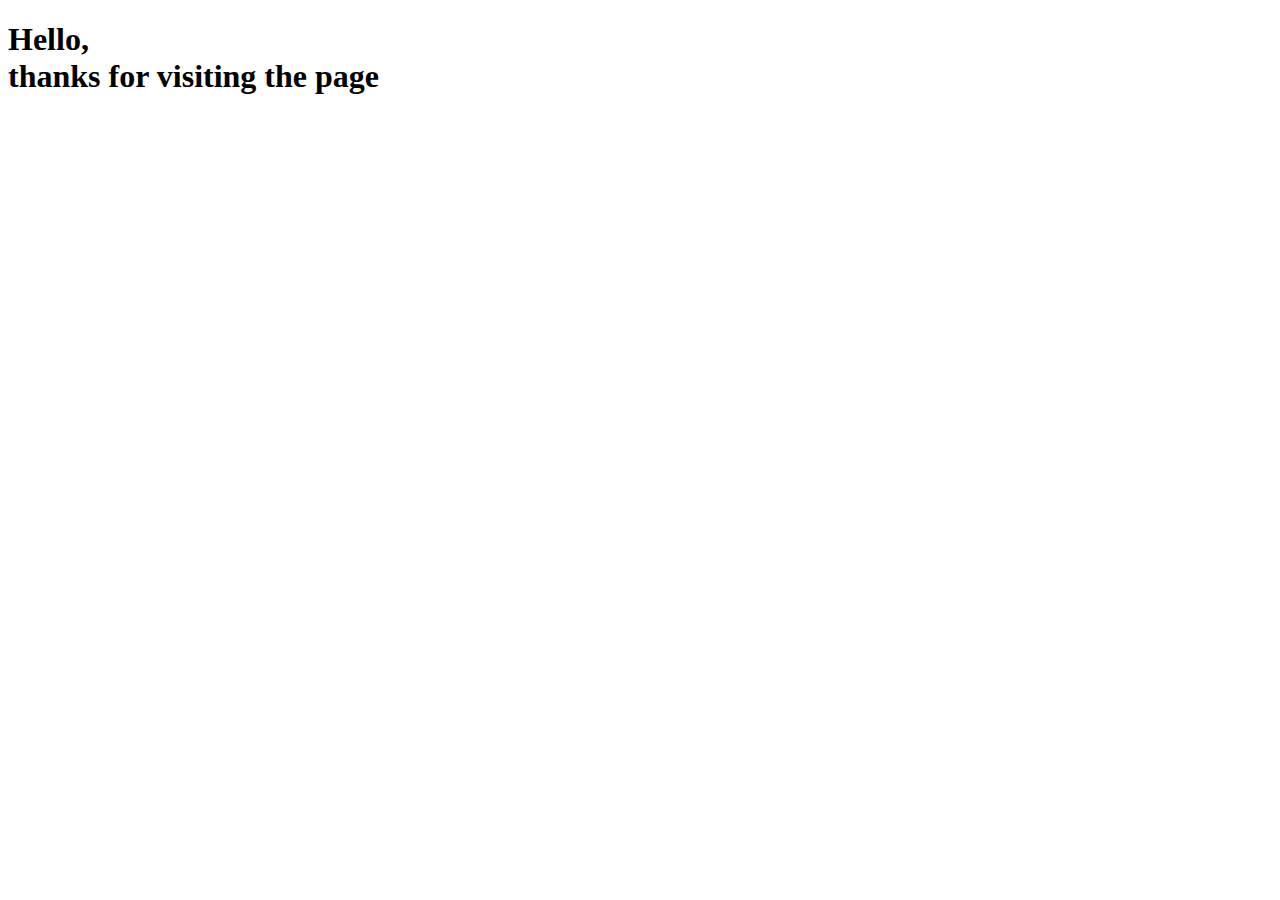
<file: index.html>
<!DOCTYPE html>
<html lang="ru">
<head>
    <meta charset="UTF-8">
    <meta name="viewport" content="width=device-width, initial-scale=1.0">
    <meta http-equiv="X-UA-Compatible" content="ie=edge">
    <title>Ремонт квартир</title>
</head>
<body>
    <h1>Hello, <br> thanks for visiting the page </h1>
</body>
</html>
</file>
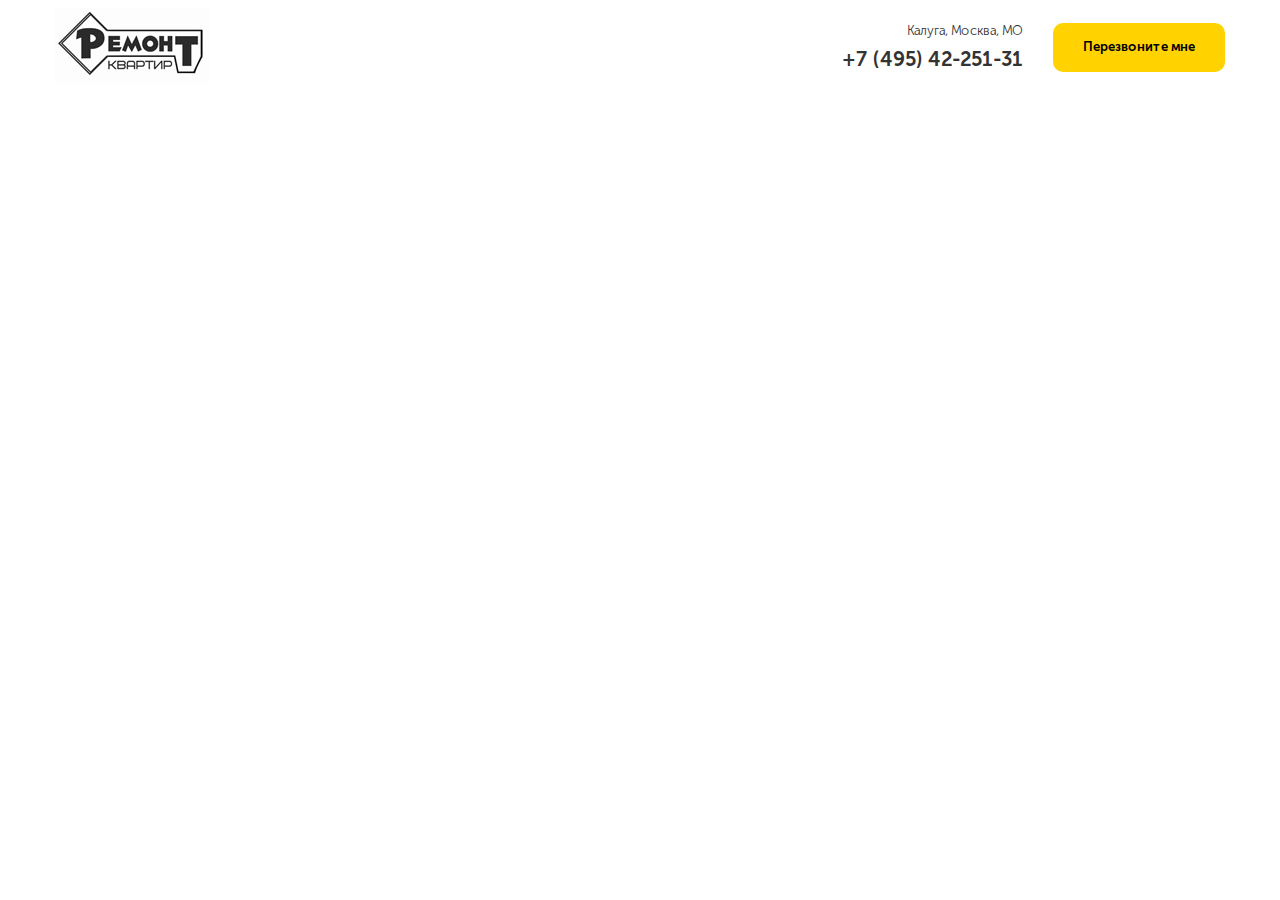
<file: lesson15/index.html>
<!DOCTYPE html>
<html lang="en">
<head>
  <meta charset="UTF-8">
  <meta name="viewport" content="width=device-width, initial-scale=1.0">
  <meta http-equiv="X-UA-Compatible" content="ie=edge">
  <title>Lesson 14</title>
  <link rel="stylesheet" href="css/style.css">
</head>
<body>
  <header class="header">
    <div class="container header-wrap">
      <div class="header-logo">
        <img src="img/logo.jpg" alt="error 404"> 
      </div>
      <div class="header-text">
        <div class="header-text__contacts">
          <span class="header-text__city">Калуга, Москва, МО</span>
          <a class="header-text__phone" href="+74954225131">+7 (495) 42-251-31</a>
        </div>
        <div class="header-text__button">
          <button class="button">Перезвоните мне</button>
        </div>
      </div>
    </div> 
  </header>
</body>
</html>
</file>
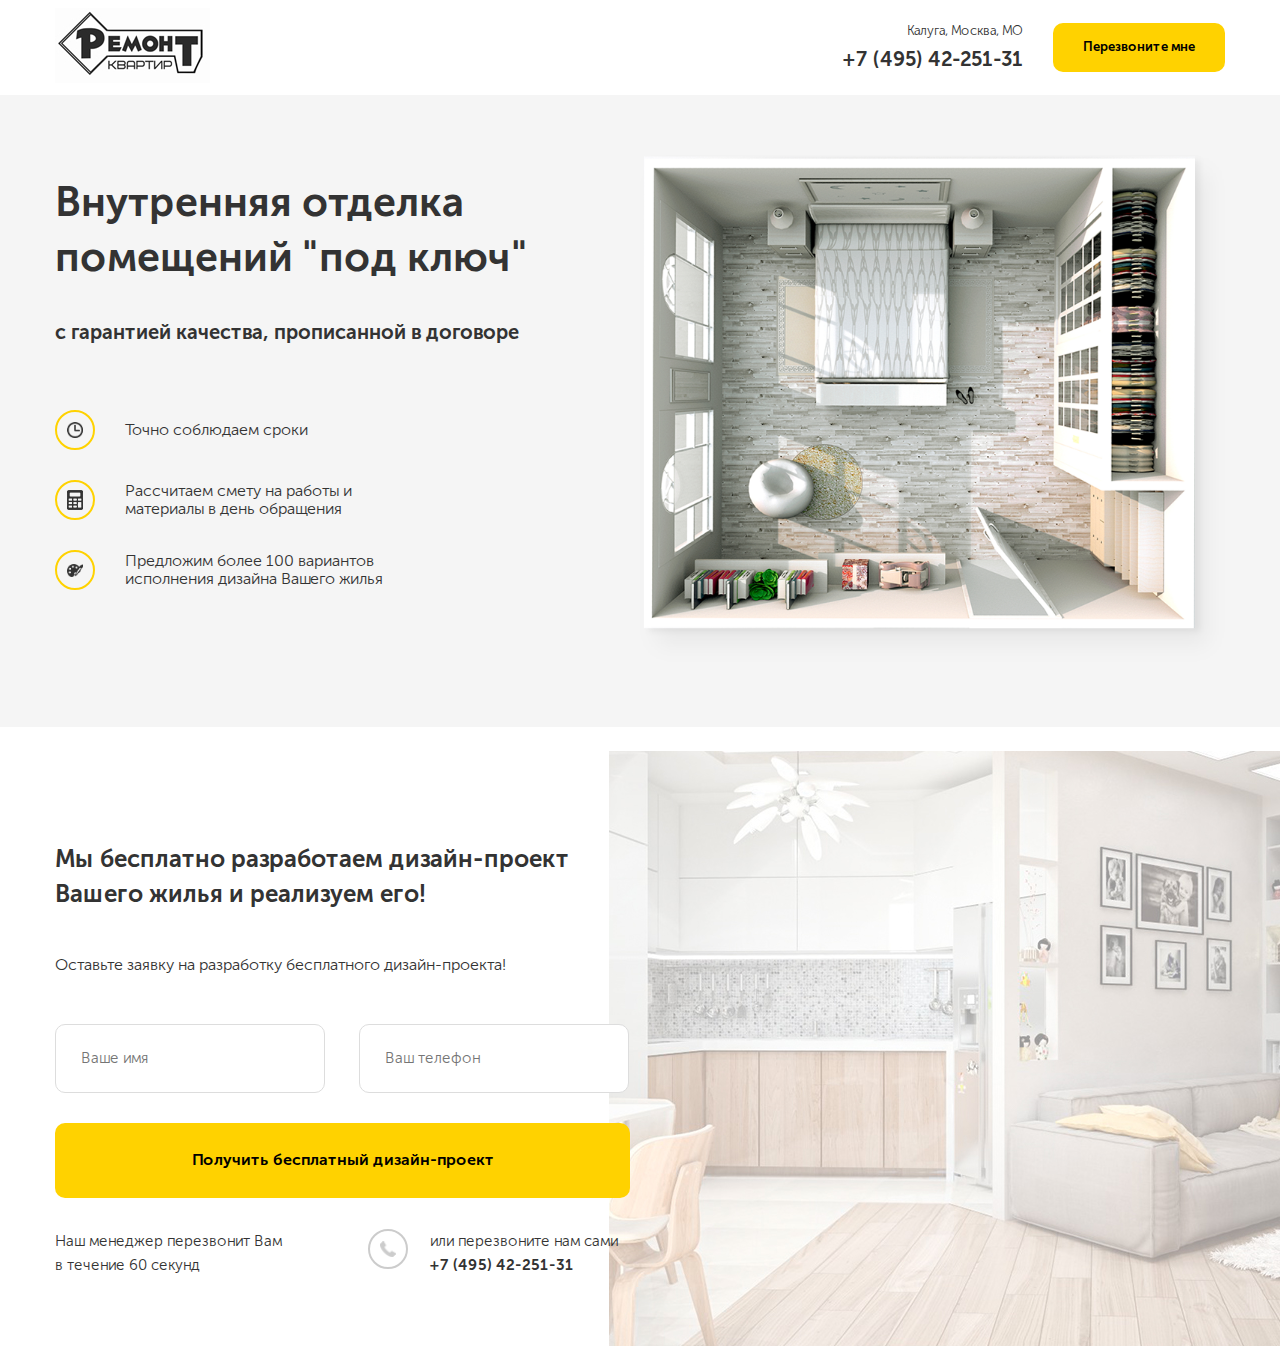
<file: lesson16/index.html>
<!DOCTYPE html>
<html lang="en">
<head>
  <meta charset="UTF-8">
  <meta name="viewport" content="width=device-width, initial-scale=1.0">
  <meta http-equiv="X-UA-Compatible" content="ie=edge">
  <title>Lesson 14</title>
  <link rel="stylesheet" href="css/style.css">
</head>
<body>
  <header class="header">
    <div class="container header-wrap">
      <div class="header-logo">
        <img src="img/logo.jpg" alt="error 404"> 
      </div>
      <div class="header-text">
        <div class="header-text__contacts">
          <span class="header-text__city">Калуга, Москва, МО</span>
          <a class="header-text__phone" href="+74954225131">+7 (495) 42-251-31</a>
        </div>
        <div class="header-text__button">
          <button class="button">Перезвоните мне</button>
        </div>
      </div>
    </div> 
  </header>

  <div class="main">
    <div class="container">
      <div class="main-wrap">
        <div class="main-text">
          <h1 class="main-text__title">
            Внутренняя отделка 
            помещений "под ключ"
            <span>
              с гарантией качества, прописанной в договоре
            </span>
          </h1>
          <div class="main-advantages">
            <div class="main-advantages__item">
              <div class="main-advantages__img main-advantages__img-1"></div>
              <div class="main-advantages__text">
                Точно соблюдаем сроки 
              </div>
            </div><!-- main-advantages__item -->
            
            <div class="main-advantages__item">
              <div class="main-advantages__img main-advantages__img-2"></div>
              <div class="main-advantages__text">
                Рассчитаем смету на работы
                и материалы в день обращения                
              </div>
            </div><!-- main-advantages__item -->
            <div class="main-advantages__item">
              <div class="main-advantages__img main-advantages__img-3"></div>
              <div class="main-advantages__text">
                Предложим более 100 вариантов 
                исполнения дизайна Вашего жилья
              </div>
            </div><!-- main-advantages__item -->
          </div>
          
          
        </div>
        <div class="main-image">
          <img src="img/main/apartment.png" alt="План схема">
        </div>
      </div>
    </div>
  </div>

  <section class="feedback">
    <div class="container">
      <div class="form">
        <h2 class="form__title">Мы бесплатно разработаем дизайн-проект Вашего жилья и реализуем его!</h2>
          <span class="form__subtitle">Оставьте заявку на разработку бесплатного дизайн-проекта!</span>
          <form action="#">
            <input type="text" class="input input-name form__input" placeholder="Ваше имя">
            <input type="tel" class="input input-tel form__input" placeholder="Ваш телефон" pattern="+7[0-9]{3}-[0-9]{3}-[0-9]{2}-[0-9]{2}" maxlength="18">
            <button type="submit" class="button form__button">Получить бесплатный дизайн-проект</button>
          </form>
          <div class="form__managar">
            <div class="form__managar-discn">Наш менеджер перезвонит Вам в течение 60 секунд</div>
            <div class="form__managar-info">
            <div class="form__managar-info__img form__managar-info__img-4 main-advantages__img "></div>
            <div class="form__managar-info__text">
              или перезвоните нам сами
              <a class="form__managar-info__phone header-text__phone" href="+74954225131">+7 (495) 42-251-31</a>
            </div>
            </div>
          </div>
        </div>
      </div>
    </div>
  </section>

</body>
</html>
</file>
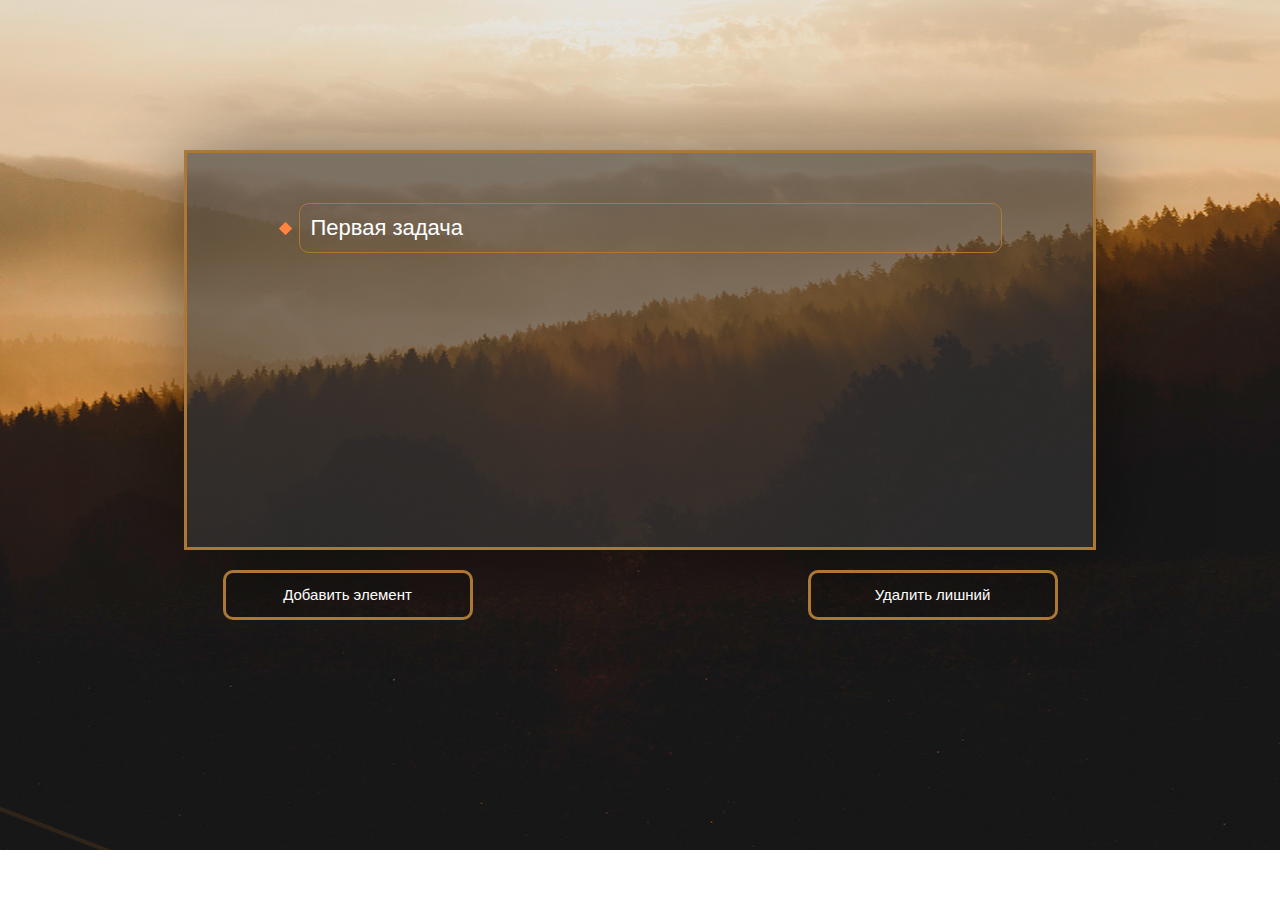
<file: lesson18/index.html>
<!DOCTYPE html>
<html lang="ru">
  <head>
    <meta charset="utf-8">
    <meta http-equiv="X-UA-Compatible" content="IE=edge">
    <meta name="viewport" content="width=device-width, initial-scale=1">
   	<title>JS</title>
  </head>
  <body>
	<div class="main" id="main">
	<div class="container">
		<div class="main_field">
			<ul id="list">
				<li class="item">Первая задача</li>

			</ul>

		</div>
		<div class="row">
			<div class="col-md-6 ">
				<button class="main_btn center-block" id="btn1">
					Добавить элемент
				</button>
			</div>
			<div class="col-md-6 ">
				<button class="main_btn center-block" id="btn2">
					Удалить лишний
				</button>
			</div>
		</div>
	</div>
	</div>
	

	<div class="popup">
		<div class="close">&times</div>
		<p>Все дела на сегодня выполнены!</p>
	</div>
	<link rel="stylesheet" href="style.css">
	<link rel="stylesheet" href="bootstrap.min.css">
	<script src="script.js"></script>
  </body>
</html>
</file>
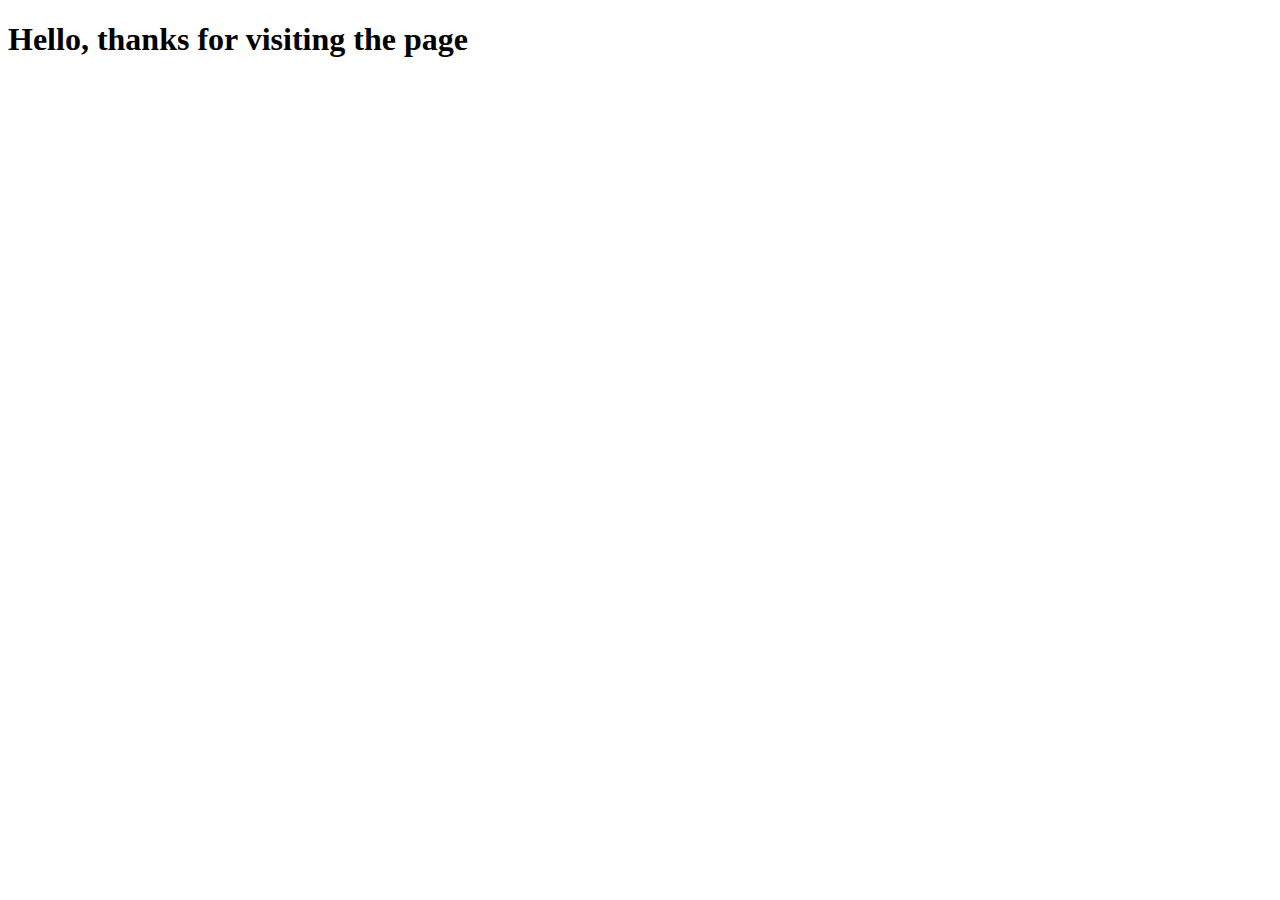
<file: lesson-14/repair/index.html>
<!DOCTYPE html>
<html lang="ru">
<head>
    <meta charset="UTF-8">
    <meta name="viewport" content="width=device-width, initial-scale=1.0">
    <meta http-equiv="X-UA-Compatible" content="ie=edge">
    <title>Ремонт квартир</title>
</head>
<body>
    <h1>Hello, thanks for visiting the page </h1>
</body>
</html>
</file>
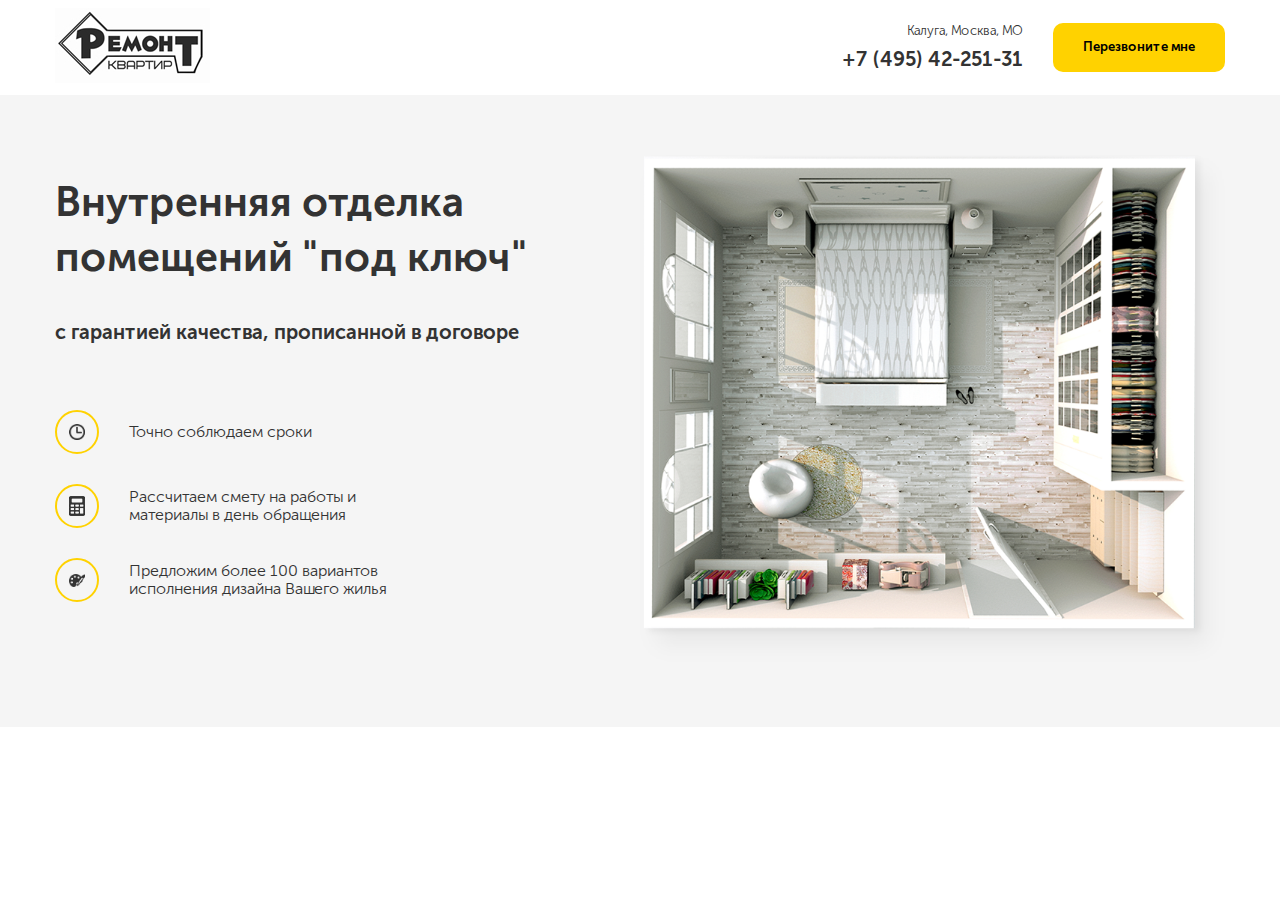
<file: lesson15/lesson16/index.html>
<!DOCTYPE html>
<html lang="en">
<head>
  <meta charset="UTF-8">
  <meta name="viewport" content="width=device-width, initial-scale=1.0">
  <meta http-equiv="X-UA-Compatible" content="ie=edge">
  <title>Lesson 14</title>
  <link rel="stylesheet" href="css/style.css">
</head>
<body>
  <header class="header">
    <div class="container header-wrap">
      <div class="header-logo">
        <img src="img/logo.jpg" alt="error 404"> 
      </div>
      <div class="header-text">
        <div class="header-text__contacts">
          <span class="header-text__city">Калуга, Москва, МО</span>
          <a class="header-text__phone" href="+74954225131">+7 (495) 42-251-31</a>
        </div>
        <div class="header-text__button">
          <button class="button">Перезвоните мне</button>
        </div>
      </div>
    </div> 
  </header>

  <div class="main">
    <div class="container">
      <div class="main-wrap">
        <div class="main-text">
          <h1 class="main-text__title">
            Внутренняя отделка 
            помещений "под ключ"
            <span>
              с гарантией качества, прописанной в договоре
            </span>
          </h1>
          <div class="main-advantages">
            <div class="main-advantages__item">
              <div class="main-advantages__img main-advantages__img-1"></div>
              <div class="main-advantages__text">
                Точно соблюдаем сроки 
              </div>
            </div><!-- main-advantages__item -->
            
            <div class="main-advantages__item">
              <div class="main-advantages__img main-advantages__img-2"></div>
              <div class="main-advantages__text">
                Рассчитаем смету на работы
                и материалы в день обращения                
              </div>
            </div><!-- main-advantages__item -->
            <div class="main-advantages__item">
              <div class="main-advantages__img main-advantages__img-3"></div>
              <div class="main-advantages__text">
                Предложим более 100 вариантов 
                исполнения дизайна Вашего жилья
              </div>
            </div><!-- main-advantages__item -->
          </div>
          
          
        </div>
        <div class="main-image">
          <img src="img/main/apartment.png" alt="План схема">
        </div>
      </div>
    </div>
  </div>
</body>
</html>
</file>
<file: lesson18/style.css>
.main {
	background: url(assets/bg.jpg) center 50% no-repeat;
	height: 85rem;
}
.main_field {
  width: 80%;
  height: 40rem;
  background-color: rgba(55, 55, 55, 0.6);
  box-shadow: 0px 0px 80px 0px rgba(0, 0, 0, 0.5);
  margin:15rem 10% 0 10%;
  padding-bottom: 5rem;
  border: 3px solid #ad7835;
  overflow-y: auto;
}
.main_field ul {
	width: 82%;
	margin:5rem 10% 5rem 8%;
	list-style-image:url(assets/list.png);
}
.main_field ul li {
	height: 5rem;
	margin-bottom: 2rem;
	padding-top: 0.8rem;
	padding-left: 1rem;
	border: 1px solid #ad7835;
	border-radius: 10px;
	font-size: 2.2rem;
	color: #fff;
}
.main_btn{
	width: 25rem;
	height: 5rem;
	margin-top: 2rem;
	border: 3px solid #ad7835;
	border-radius: 10px;
	background-color: rgba(0,0,0,.1);
	outline: none;
	color: #fff;
	font-size: 1.5rem;
}
.popup {
	position: absolute;
	display: none;
	width: 40%;
	height: 20rem;
	top:0;
	margin:20rem 30% 0 30%;
	background-color: rgba(173,120,53, .4);
	text-align: center;
	border: 2px solid #000;
	border-radius: 15px;
	z-index: 111;
}
.popup p {
	line-height: 19.9rem;
	font-size: 3rem;
	font-weight: bold;
	color: #000;
}
.popup .close {
	position: absolute;
	top:0.5rem;
	right: 1rem;
	color:#000;
	opacity: 1;
	box-shadow: none;
}
</file>
<file: lesson15/css/style.css>
/*! normalize.css v8.0.1 | MIT License | github.com/necolas/normalize.css */
/* Document
   ========================================================================== */
/**
 * 1. Correct the line height in all browsers.
 * 2. Prevent adjustments of font size after orientation changes in iOS.
 */
html {
  line-height: 1.15;
  /* 1 */
  -webkit-text-size-adjust: 100%;
  /* 2 */ }

/* Sections
   ========================================================================== */
/**
 * Remove the margin in all browsers.
 */
body {
  margin: 0; }

/**
 * Render the `main` element consistently in IE.
 */
main {
  display: block; }

/**
 * Correct the font size and margin on `h1` elements within `section` and
 * `article` contexts in Chrome, Firefox, and Safari.
 */
h1 {
  font-size: 2em;
  margin: 0.67em 0; }

/* Grouping content
   ========================================================================== */
/**
 * 1. Add the correct box sizing in Firefox.
 * 2. Show the overflow in Edge and IE.
 */
hr {
  -webkit-box-sizing: content-box;
          box-sizing: content-box;
  /* 1 */
  height: 0;
  /* 1 */
  overflow: visible;
  /* 2 */ }

/**
 * 1. Correct the inheritance and scaling of font size in all browsers.
 * 2. Correct the odd `em` font sizing in all browsers.
 */
pre {
  font-family: monospace, monospace;
  /* 1 */
  font-size: 1em;
  /* 2 */ }

/* Text-level semantics
   ========================================================================== */
/**
 * Remove the gray background on active links in IE 10.
 */
a {
  background-color: transparent; }

/**
 * 1. Remove the bottom border in Chrome 57-
 * 2. Add the correct text decoration in Chrome, Edge, IE, Opera, and Safari.
 */
abbr[title] {
  border-bottom: none;
  /* 1 */
  text-decoration: underline;
  /* 2 */
  -webkit-text-decoration: underline dotted;
          text-decoration: underline dotted;
  /* 2 */ }

/**
 * Add the correct font weight in Chrome, Edge, and Safari.
 */
b,
strong {
  font-weight: bolder; }

/**
 * 1. Correct the inheritance and scaling of font size in all browsers.
 * 2. Correct the odd `em` font sizing in all browsers.
 */
code,
kbd,
samp {
  font-family: monospace, monospace;
  /* 1 */
  font-size: 1em;
  /* 2 */ }

/**
 * Add the correct font size in all browsers.
 */
small {
  font-size: 80%; }

/**
 * Prevent `sub` and `sup` elements from affecting the line height in
 * all browsers.
 */
sub,
sup {
  font-size: 75%;
  line-height: 0;
  position: relative;
  vertical-align: baseline; }

sub {
  bottom: -0.25em; }

sup {
  top: -0.5em; }

/* Embedded content
   ========================================================================== */
/**
 * Remove the border on images inside links in IE 10.
 */
img {
  border-style: none; }

/* Forms
   ========================================================================== */
/**
 * 1. Change the font styles in all browsers.
 * 2. Remove the margin in Firefox and Safari.
 */
button,
input,
optgroup,
select,
textarea {
  font-family: inherit;
  /* 1 */
  font-size: 100%;
  /* 1 */
  line-height: 1.15;
  /* 1 */
  margin: 0;
  /* 2 */ }

/**
 * Show the overflow in IE.
 * 1. Show the overflow in Edge.
 */
button,
input {
  /* 1 */
  overflow: visible; }

/**
 * Remove the inheritance of text transform in Edge, Firefox, and IE.
 * 1. Remove the inheritance of text transform in Firefox.
 */
button,
select {
  /* 1 */
  text-transform: none; }

/**
 * Correct the inability to style clickable types in iOS and Safari.
 */
button,
[type="button"],
[type="reset"],
[type="submit"] {
  -webkit-appearance: button; }

/**
 * Remove the inner border and padding in Firefox.
 */
button::-moz-focus-inner,
[type="button"]::-moz-focus-inner,
[type="reset"]::-moz-focus-inner,
[type="submit"]::-moz-focus-inner {
  border-style: none;
  padding: 0; }

/**
 * Restore the focus styles unset by the previous rule.
 */
button:-moz-focusring,
[type="button"]:-moz-focusring,
[type="reset"]:-moz-focusring,
[type="submit"]:-moz-focusring {
  outline: 1px dotted ButtonText; }

/**
 * Correct the padding in Firefox.
 */
fieldset {
  padding: 0.35em 0.75em 0.625em; }

/**
 * 1. Correct the text wrapping in Edge and IE.
 * 2. Correct the color inheritance from `fieldset` elements in IE.
 * 3. Remove the padding so developers are not caught out when they zero out
 *    `fieldset` elements in all browsers.
 */
legend {
  -webkit-box-sizing: border-box;
          box-sizing: border-box;
  /* 1 */
  color: inherit;
  /* 2 */
  display: table;
  /* 1 */
  max-width: 100%;
  /* 1 */
  padding: 0;
  /* 3 */
  white-space: normal;
  /* 1 */ }

/**
 * Add the correct vertical alignment in Chrome, Firefox, and Opera.
 */
progress {
  vertical-align: baseline; }

/**
 * Remove the default vertical scrollbar in IE 10+.
 */
textarea {
  overflow: auto; }

/**
 * 1. Add the correct box sizing in IE 10.
 * 2. Remove the padding in IE 10.
 */
[type="checkbox"],
[type="radio"] {
  -webkit-box-sizing: border-box;
          box-sizing: border-box;
  /* 1 */
  padding: 0;
  /* 2 */ }

/**
 * Correct the cursor style of increment and decrement buttons in Chrome.
 */
[type="number"]::-webkit-inner-spin-button,
[type="number"]::-webkit-outer-spin-button {
  height: auto; }

/**
 * 1. Correct the odd appearance in Chrome and Safari.
 * 2. Correct the outline style in Safari.
 */
[type="search"] {
  -webkit-appearance: textfield;
  /* 1 */
  outline-offset: -2px;
  /* 2 */ }

/**
 * Remove the inner padding in Chrome and Safari on macOS.
 */
[type="search"]::-webkit-search-decoration {
  -webkit-appearance: none; }

/**
 * 1. Correct the inability to style clickable types in iOS and Safari.
 * 2. Change font properties to `inherit` in Safari.
 */
::-webkit-file-upload-button {
  -webkit-appearance: button;
  /* 1 */
  font: inherit;
  /* 2 */ }

/* Interactive
   ========================================================================== */
/*
 * Add the correct display in Edge, IE 10+, and Firefox.
 */
details {
  display: block; }

/*
 * Add the correct display in all browsers.
 */
summary {
  display: list-item; }

/* Misc
   ========================================================================== */
/**
 * Add the correct display in IE 10+.
 */
template {
  display: none; }

/**
 * Add the correct display in IE 10.
 */
[hidden] {
  display: none; }

@font-face {
  font-family: 'Museo Sans Light';
  src: url("../fonts/MuseoSansCyrl/MuseoSansCyrl-300.eot");
  src: url("../fonts/MuseoSansCyrl/MuseoSansCyrl-300.eot?#iefix") format("embedded-opentype"), url("../fonts/MuseoSansCyrl/MuseoSansCyrl-300.woff") format("woff"), url("../fonts/MuseoSansCyrl/MuseoSansCyrl-300.ttf") format("truetype");
  font-weight: normal;
  font-style: normal; }

@font-face {
  font-family: '.Museo Sans Medium';
  src: url("../fonts/MuseoSansCyrl/MuseoSansCyrl-500.eot");
  src: url("../fonts/MuseoSansCyrl/MuseoSansCyrl-500.eot?#iefix") format("embedded-opentype"), url("../fonts/MuseoSansCyrl/MuseoSansCyrl-500.woff") format("woff"), url("../fonts/MuseoSansCyrl/MuseoSansCyrl-500.ttf") format("truetype");
  font-weight: normal;
  font-style: normal; }

@font-face {
  font-family: 'Museo Sans Bold';
  src: url("../fonts/MuseoSansCyrl/MuseoSansCyrl-700.eot");
  src: url("../fonts/MuseoSansCyrl/MuseoSansCyrl-700.eot?#iefix") format("embedded-opentype"), url("../fonts/MuseoSansCyrl/MuseoSansCyrl-700.woff") format("woff"), url("../fonts/MuseoSansCyrl/MuseoSansCyrl-700.ttf") format("truetype");
  font-weight: normal;
  font-style: normal; }

.button {
  padding: 17px 30px;
  font-size: 13px;
  font-family: 'Museo Sans Bold', sans-serif;
  border: none;
  border-radius: 10px;
  background-color: #ffd200; }
  .button:hover {
    background-color: lighter(#ffd200, 10%);
    cursor: pointer; }
  .button:focus {
    outline: none; }

.header-wrap {
  display: -webkit-box;
  display: -ms-flexbox;
  display: flex;
  -webkit-box-pack: justify;
      -ms-flex-pack: justify;
          justify-content: space-between;
  -webkit-box-align: center;
      -ms-flex-align: center;
          align-items: center;
  padding: 8px 0; }

.header-text {
  display: -webkit-box;
  display: -ms-flexbox;
  display: flex;
  -webkit-box-align: center;
      -ms-flex-align: center;
          align-items: center; }
  .header-text__contacts {
    text-align: right;
    margin-right: 30px; }
  .header-text__city {
    display: block;
    font-size: 13px;
    margin-bottom: 9px; }
  .header-text__phone {
    display: block;
    text-decoration: none;
    color: #333333;
    font-family: 'Museo Sans Bold', sans-serif;
    font-size: 20px; }

body {
  font-family: 'Museo Sans Light', sans-serif;
  color: #333333; }

.container {
  width: 1170px;
  margin: 0 auto; }
/*# sourceMappingURL=style.css.map */
</file>
<file: lesson16/css/style.css>
/*! normalize.css v8.0.1 | MIT License | github.com/necolas/normalize.css */
/* Document
   ========================================================================== */
/**
 * 1. Correct the line height in all browsers.
 * 2. Prevent adjustments of font size after orientation changes in iOS.
 */
html {
  line-height: 1.15;
  /* 1 */
  -webkit-text-size-adjust: 100%;
  /* 2 */ }

/* Sections
   ========================================================================== */
/**
 * Remove the margin in all browsers.
 */
body {
  margin: 0; }

/**
 * Render the `main` element consistently in IE.
 */
main {
  display: block; }

/**
 * Correct the font size and margin on `h1` elements within `section` and
 * `article` contexts in Chrome, Firefox, and Safari.
 */
h1 {
  font-size: 2em;
  margin: 0.67em 0; }

/* Grouping content
   ========================================================================== */
/**
 * 1. Add the correct box sizing in Firefox.
 * 2. Show the overflow in Edge and IE.
 */
hr {
  -webkit-box-sizing: content-box;
          box-sizing: content-box;
  /* 1 */
  height: 0;
  /* 1 */
  overflow: visible;
  /* 2 */ }

/**
 * 1. Correct the inheritance and scaling of font size in all browsers.
 * 2. Correct the odd `em` font sizing in all browsers.
 */
pre {
  font-family: monospace, monospace;
  /* 1 */
  font-size: 1em;
  /* 2 */ }

/* Text-level semantics
   ========================================================================== */
/**
 * Remove the gray background on active links in IE 10.
 */
a {
  background-color: transparent; }

/**
 * 1. Remove the bottom border in Chrome 57-
 * 2. Add the correct text decoration in Chrome, Edge, IE, Opera, and Safari.
 */
abbr[title] {
  border-bottom: none;
  /* 1 */
  text-decoration: underline;
  /* 2 */
  -webkit-text-decoration: underline dotted;
          text-decoration: underline dotted;
  /* 2 */ }

/**
 * Add the correct font weight in Chrome, Edge, and Safari.
 */
b,
strong {
  font-weight: bolder; }

/**
 * 1. Correct the inheritance and scaling of font size in all browsers.
 * 2. Correct the odd `em` font sizing in all browsers.
 */
code,
kbd,
samp {
  font-family: monospace, monospace;
  /* 1 */
  font-size: 1em;
  /* 2 */ }

/**
 * Add the correct font size in all browsers.
 */
small {
  font-size: 80%; }

/**
 * Prevent `sub` and `sup` elements from affecting the line height in
 * all browsers.
 */
sub,
sup {
  font-size: 75%;
  line-height: 0;
  position: relative;
  vertical-align: baseline; }

sub {
  bottom: -0.25em; }

sup {
  top: -0.5em; }

/* Embedded content
   ========================================================================== */
/**
 * Remove the border on images inside links in IE 10.
 */
img {
  border-style: none; }

/* Forms
   ========================================================================== */
/**
 * 1. Change the font styles in all browsers.
 * 2. Remove the margin in Firefox and Safari.
 */
button,
input,
optgroup,
select,
textarea {
  font-family: inherit;
  /* 1 */
  font-size: 100%;
  /* 1 */
  line-height: 1.15;
  /* 1 */
  margin: 0;
  /* 2 */ }

/**
 * Show the overflow in IE.
 * 1. Show the overflow in Edge.
 */
button,
input {
  /* 1 */
  overflow: visible; }

/**
 * Remove the inheritance of text transform in Edge, Firefox, and IE.
 * 1. Remove the inheritance of text transform in Firefox.
 */
button,
select {
  /* 1 */
  text-transform: none; }

/**
 * Correct the inability to style clickable types in iOS and Safari.
 */
button,
[type="button"],
[type="reset"],
[type="submit"] {
  -webkit-appearance: button; }

/**
 * Remove the inner border and padding in Firefox.
 */
button::-moz-focus-inner,
[type="button"]::-moz-focus-inner,
[type="reset"]::-moz-focus-inner,
[type="submit"]::-moz-focus-inner {
  border-style: none;
  padding: 0; }

/**
 * Restore the focus styles unset by the previous rule.
 */
button:-moz-focusring,
[type="button"]:-moz-focusring,
[type="reset"]:-moz-focusring,
[type="submit"]:-moz-focusring {
  outline: 1px dotted ButtonText; }

/**
 * Correct the padding in Firefox.
 */
fieldset {
  padding: 0.35em 0.75em 0.625em; }

/**
 * 1. Correct the text wrapping in Edge and IE.
 * 2. Correct the color inheritance from `fieldset` elements in IE.
 * 3. Remove the padding so developers are not caught out when they zero out
 *    `fieldset` elements in all browsers.
 */
legend {
  -webkit-box-sizing: border-box;
          box-sizing: border-box;
  /* 1 */
  color: inherit;
  /* 2 */
  display: table;
  /* 1 */
  max-width: 100%;
  /* 1 */
  padding: 0;
  /* 3 */
  white-space: normal;
  /* 1 */ }

/**
 * Add the correct vertical alignment in Chrome, Firefox, and Opera.
 */
progress {
  vertical-align: baseline; }

/**
 * Remove the default vertical scrollbar in IE 10+.
 */
textarea {
  overflow: auto; }

/**
 * 1. Add the correct box sizing in IE 10.
 * 2. Remove the padding in IE 10.
 */
[type="checkbox"],
[type="radio"] {
  -webkit-box-sizing: border-box;
          box-sizing: border-box;
  /* 1 */
  padding: 0;
  /* 2 */ }

/**
 * Correct the cursor style of increment and decrement buttons in Chrome.
 */
[type="number"]::-webkit-inner-spin-button,
[type="number"]::-webkit-outer-spin-button {
  height: auto; }

/**
 * 1. Correct the odd appearance in Chrome and Safari.
 * 2. Correct the outline style in Safari.
 */
[type="search"] {
  -webkit-appearance: textfield;
  /* 1 */
  outline-offset: -2px;
  /* 2 */ }

/**
 * Remove the inner padding in Chrome and Safari on macOS.
 */
[type="search"]::-webkit-search-decoration {
  -webkit-appearance: none; }

/**
 * 1. Correct the inability to style clickable types in iOS and Safari.
 * 2. Change font properties to `inherit` in Safari.
 */
::-webkit-file-upload-button {
  -webkit-appearance: button;
  /* 1 */
  font: inherit;
  /* 2 */ }

/* Interactive
   ========================================================================== */
/*
 * Add the correct display in Edge, IE 10+, and Firefox.
 */
details {
  display: block; }

/*
 * Add the correct display in all browsers.
 */
summary {
  display: list-item; }

/* Misc
   ========================================================================== */
/**
 * Add the correct display in IE 10+.
 */
template {
  display: none; }

/**
 * Add the correct display in IE 10.
 */
[hidden] {
  display: none; }

@font-face {
  font-family: 'Museo Sans Light';
  src: url("../fonts/MuseoSansCyrl/MuseoSansCyrl-300.eot");
  src: url("../fonts/MuseoSansCyrl/MuseoSansCyrl-300.eot?#iefix") format("embedded-opentype"), url("../fonts/MuseoSansCyrl/MuseoSansCyrl-300.woff") format("woff"), url("../fonts/MuseoSansCyrl/MuseoSansCyrl-300.ttf") format("truetype");
  font-weight: normal;
  font-style: normal; }

@font-face {
  font-family: '.Museo Sans Medium';
  src: url("../fonts/MuseoSansCyrl/MuseoSansCyrl-500.eot");
  src: url("../fonts/MuseoSansCyrl/MuseoSansCyrl-500.eot?#iefix") format("embedded-opentype"), url("../fonts/MuseoSansCyrl/MuseoSansCyrl-500.woff") format("woff"), url("../fonts/MuseoSansCyrl/MuseoSansCyrl-500.ttf") format("truetype");
  font-weight: normal;
  font-style: normal; }

@font-face {
  font-family: 'Museo Sans Bold';
  src: url("../fonts/MuseoSansCyrl/MuseoSansCyrl-700.eot");
  src: url("../fonts/MuseoSansCyrl/MuseoSansCyrl-700.eot?#iefix") format("embedded-opentype"), url("../fonts/MuseoSansCyrl/MuseoSansCyrl-700.woff") format("woff"), url("../fonts/MuseoSansCyrl/MuseoSansCyrl-700.ttf") format("truetype");
  font-weight: normal;
  font-style: normal; }

.button {
  padding: 17px 30px;
  font-size: 13px;
  font-family: 'Museo Sans Bold', sans-serif;
  border: none;
  border-radius: 10px;
  background-color: #ffd200; }
  .button:hover {
    background-color: #ffdb33;
    cursor: pointer; }
  .button:focus {
    outline: none; }

.input {
  font-size: 15px;
  padding: 25px;
  border-radius: 10px;
  border: 1px solid #dddddd; }

.header-wrap {
  display: -webkit-box;
  display: -ms-flexbox;
  display: flex;
  -webkit-box-pack: justify;
      -ms-flex-pack: justify;
          justify-content: space-between;
  -webkit-box-align: center;
      -ms-flex-align: center;
          align-items: center;
  padding: 8px 0; }

.header-text {
  display: -webkit-box;
  display: -ms-flexbox;
  display: flex;
  -webkit-box-align: center;
      -ms-flex-align: center;
          align-items: center; }
  .header-text__contacts {
    text-align: right;
    margin-right: 30px; }
  .header-text__city {
    display: block;
    font-size: 13px;
    margin-bottom: 9px; }
  .header-text__phone {
    display: block;
    text-decoration: none;
    color: #333333;
    font-family: 'Museo Sans Bold', sans-serif;
    font-size: 20px; }

.main {
  background-color: #f5f5f5;
  padding: 60px 0; }
  .main-wrap {
    display: -webkit-box;
    display: -ms-flexbox;
    display: flex; }
  .main-text {
    -ms-flex-preferred-size: 50%;
        flex-basis: 50%; }
    .main-text__title {
      font-size: 41px;
      margin-top: 20px;
      font-family: 'Museo Sans Bold', sans-serif;
      line-height: 55px;
      margin-bottom: 50px; }
      .main-text__title span {
        font-size: 20px;
        display: block;
        margin-top: 20px; }
  .main-image {
    -ms-flex-preferred-size: 50%;
        flex-basis: 50%; }
  .main-advantages {
    display: -webkit-box;
    display: -ms-flexbox;
    display: flex;
    -webkit-box-orient: vertical;
    -webkit-box-direction: normal;
        -ms-flex-direction: column;
            flex-direction: column;
    max-width: 350px; }
    .main-advantages__item {
      display: -webkit-box;
      display: -ms-flexbox;
      display: flex;
      -webkit-box-align: center;
          -ms-flex-align: center;
              align-items: center;
      margin-bottom: 30px; }
    .main-advantages__img {
      min-width: 40px;
      height: 40px;
      border-radius: 50%;
      border: 2px solid #ffd200;
      margin-right: 30px;
      background-size: 16px;
      background-repeat: no-repeat;
      background-position: center; }
      .main-advantages__img-1 {
        background-image: url("../img/main/clock.png"); }
      .main-advantages__img-2 {
        background-image: url("../img/main/calculator.png"); }
      .main-advantages__img-3 {
        background-image: url("../img/main/paint-board.png"); }

.feedback {
  padding: 94px 0;
  background: url("../img/feedback/feedback-bg.jpg") no-repeat center right -40%; }

.form {
  max-width: 575px; }
  .form__title {
    font-size: 24px;
    font-family: 'Museo Sans Bold', sans-serif;
    line-height: 35px;
    margin-bottom: 45px; }
  .form__subtitle {
    display: block;
    margin-bottom: 50px; }
  .form__input {
    width: 270px;
    margin-bottom: 30px; }
    .form__input:focus {
      outline: none; }
    .form__input:first-child {
      margin-right: 30px; }
  .form__button {
    padding: 28px;
    display: block;
    width: 100%;
    font-size: 16px; }
  .form__managar {
    display: -webkit-box;
    display: -ms-flexbox;
    display: flex;
    margin-top: 31px; }
    .form__managar-discn {
      max-width: 235px;
      font-size: 15px;
      margin-right: 78px;
      line-height: 24px; }
    .form__managar-info {
      display: -webkit-box;
      display: -ms-flexbox;
      display: flex;
      max-width: 290px; }
      .form__managar-info__img {
        border: 2px solid #cccccc;
        margin-right: 22px; }
        .form__managar-info__img-4 {
          background-image: url("../img/feedback/phone-receiver.png"); }
      .form__managar-info__text {
        font-size: 15px;
        line-height: 24px; }
      .form__managar-info__phone {
        font-size: 15px;
        line-height: 24px; }

*, *:after, *:before {
  -webkit-box-sizing: border-box;
          box-sizing: border-box; }

body {
  font-family: 'Museo Sans Light', sans-serif;
  color: #333333; }

.container {
  width: 1170px;
  margin: 0 auto; }

img {
  max-width: 100%; }
/*# sourceMappingURL=style.css.map */
</file>
<file: lesson15/lesson16/css/style.css>
/*! normalize.css v8.0.1 | MIT License | github.com/necolas/normalize.css */
/* Document
   ========================================================================== */
/**
 * 1. Correct the line height in all browsers.
 * 2. Prevent adjustments of font size after orientation changes in iOS.
 */
html {
  line-height: 1.15;
  /* 1 */
  -webkit-text-size-adjust: 100%;
  /* 2 */ }

/* Sections
   ========================================================================== */
/**
 * Remove the margin in all browsers.
 */
body {
  margin: 0; }

/**
 * Render the `main` element consistently in IE.
 */
main {
  display: block; }

/**
 * Correct the font size and margin on `h1` elements within `section` and
 * `article` contexts in Chrome, Firefox, and Safari.
 */
h1 {
  font-size: 2em;
  margin: 0.67em 0; }

/* Grouping content
   ========================================================================== */
/**
 * 1. Add the correct box sizing in Firefox.
 * 2. Show the overflow in Edge and IE.
 */
hr {
  -webkit-box-sizing: content-box;
          box-sizing: content-box;
  /* 1 */
  height: 0;
  /* 1 */
  overflow: visible;
  /* 2 */ }

/**
 * 1. Correct the inheritance and scaling of font size in all browsers.
 * 2. Correct the odd `em` font sizing in all browsers.
 */
pre {
  font-family: monospace, monospace;
  /* 1 */
  font-size: 1em;
  /* 2 */ }

/* Text-level semantics
   ========================================================================== */
/**
 * Remove the gray background on active links in IE 10.
 */
a {
  background-color: transparent; }

/**
 * 1. Remove the bottom border in Chrome 57-
 * 2. Add the correct text decoration in Chrome, Edge, IE, Opera, and Safari.
 */
abbr[title] {
  border-bottom: none;
  /* 1 */
  text-decoration: underline;
  /* 2 */
  -webkit-text-decoration: underline dotted;
          text-decoration: underline dotted;
  /* 2 */ }

/**
 * Add the correct font weight in Chrome, Edge, and Safari.
 */
b,
strong {
  font-weight: bolder; }

/**
 * 1. Correct the inheritance and scaling of font size in all browsers.
 * 2. Correct the odd `em` font sizing in all browsers.
 */
code,
kbd,
samp {
  font-family: monospace, monospace;
  /* 1 */
  font-size: 1em;
  /* 2 */ }

/**
 * Add the correct font size in all browsers.
 */
small {
  font-size: 80%; }

/**
 * Prevent `sub` and `sup` elements from affecting the line height in
 * all browsers.
 */
sub,
sup {
  font-size: 75%;
  line-height: 0;
  position: relative;
  vertical-align: baseline; }

sub {
  bottom: -0.25em; }

sup {
  top: -0.5em; }

/* Embedded content
   ========================================================================== */
/**
 * Remove the border on images inside links in IE 10.
 */
img {
  border-style: none; }

/* Forms
   ========================================================================== */
/**
 * 1. Change the font styles in all browsers.
 * 2. Remove the margin in Firefox and Safari.
 */
button,
input,
optgroup,
select,
textarea {
  font-family: inherit;
  /* 1 */
  font-size: 100%;
  /* 1 */
  line-height: 1.15;
  /* 1 */
  margin: 0;
  /* 2 */ }

/**
 * Show the overflow in IE.
 * 1. Show the overflow in Edge.
 */
button,
input {
  /* 1 */
  overflow: visible; }

/**
 * Remove the inheritance of text transform in Edge, Firefox, and IE.
 * 1. Remove the inheritance of text transform in Firefox.
 */
button,
select {
  /* 1 */
  text-transform: none; }

/**
 * Correct the inability to style clickable types in iOS and Safari.
 */
button,
[type="button"],
[type="reset"],
[type="submit"] {
  -webkit-appearance: button; }

/**
 * Remove the inner border and padding in Firefox.
 */
button::-moz-focus-inner,
[type="button"]::-moz-focus-inner,
[type="reset"]::-moz-focus-inner,
[type="submit"]::-moz-focus-inner {
  border-style: none;
  padding: 0; }

/**
 * Restore the focus styles unset by the previous rule.
 */
button:-moz-focusring,
[type="button"]:-moz-focusring,
[type="reset"]:-moz-focusring,
[type="submit"]:-moz-focusring {
  outline: 1px dotted ButtonText; }

/**
 * Correct the padding in Firefox.
 */
fieldset {
  padding: 0.35em 0.75em 0.625em; }

/**
 * 1. Correct the text wrapping in Edge and IE.
 * 2. Correct the color inheritance from `fieldset` elements in IE.
 * 3. Remove the padding so developers are not caught out when they zero out
 *    `fieldset` elements in all browsers.
 */
legend {
  -webkit-box-sizing: border-box;
          box-sizing: border-box;
  /* 1 */
  color: inherit;
  /* 2 */
  display: table;
  /* 1 */
  max-width: 100%;
  /* 1 */
  padding: 0;
  /* 3 */
  white-space: normal;
  /* 1 */ }

/**
 * Add the correct vertical alignment in Chrome, Firefox, and Opera.
 */
progress {
  vertical-align: baseline; }

/**
 * Remove the default vertical scrollbar in IE 10+.
 */
textarea {
  overflow: auto; }

/**
 * 1. Add the correct box sizing in IE 10.
 * 2. Remove the padding in IE 10.
 */
[type="checkbox"],
[type="radio"] {
  -webkit-box-sizing: border-box;
          box-sizing: border-box;
  /* 1 */
  padding: 0;
  /* 2 */ }

/**
 * Correct the cursor style of increment and decrement buttons in Chrome.
 */
[type="number"]::-webkit-inner-spin-button,
[type="number"]::-webkit-outer-spin-button {
  height: auto; }

/**
 * 1. Correct the odd appearance in Chrome and Safari.
 * 2. Correct the outline style in Safari.
 */
[type="search"] {
  -webkit-appearance: textfield;
  /* 1 */
  outline-offset: -2px;
  /* 2 */ }

/**
 * Remove the inner padding in Chrome and Safari on macOS.
 */
[type="search"]::-webkit-search-decoration {
  -webkit-appearance: none; }

/**
 * 1. Correct the inability to style clickable types in iOS and Safari.
 * 2. Change font properties to `inherit` in Safari.
 */
::-webkit-file-upload-button {
  -webkit-appearance: button;
  /* 1 */
  font: inherit;
  /* 2 */ }

/* Interactive
   ========================================================================== */
/*
 * Add the correct display in Edge, IE 10+, and Firefox.
 */
details {
  display: block; }

/*
 * Add the correct display in all browsers.
 */
summary {
  display: list-item; }

/* Misc
   ========================================================================== */
/**
 * Add the correct display in IE 10+.
 */
template {
  display: none; }

/**
 * Add the correct display in IE 10.
 */
[hidden] {
  display: none; }

@font-face {
  font-family: 'Museo Sans Light';
  src: url("../fonts/MuseoSansCyrl/MuseoSansCyrl-300.eot");
  src: url("../fonts/MuseoSansCyrl/MuseoSansCyrl-300.eot?#iefix") format("embedded-opentype"), url("../fonts/MuseoSansCyrl/MuseoSansCyrl-300.woff") format("woff"), url("../fonts/MuseoSansCyrl/MuseoSansCyrl-300.ttf") format("truetype");
  font-weight: normal;
  font-style: normal; }

@font-face {
  font-family: '.Museo Sans Medium';
  src: url("../fonts/MuseoSansCyrl/MuseoSansCyrl-500.eot");
  src: url("../fonts/MuseoSansCyrl/MuseoSansCyrl-500.eot?#iefix") format("embedded-opentype"), url("../fonts/MuseoSansCyrl/MuseoSansCyrl-500.woff") format("woff"), url("../fonts/MuseoSansCyrl/MuseoSansCyrl-500.ttf") format("truetype");
  font-weight: normal;
  font-style: normal; }

@font-face {
  font-family: 'Museo Sans Bold';
  src: url("../fonts/MuseoSansCyrl/MuseoSansCyrl-700.eot");
  src: url("../fonts/MuseoSansCyrl/MuseoSansCyrl-700.eot?#iefix") format("embedded-opentype"), url("../fonts/MuseoSansCyrl/MuseoSansCyrl-700.woff") format("woff"), url("../fonts/MuseoSansCyrl/MuseoSansCyrl-700.ttf") format("truetype");
  font-weight: normal;
  font-style: normal; }

.button {
  padding: 17px 30px;
  font-size: 13px;
  font-family: 'Museo Sans Bold', sans-serif;
  border: none;
  border-radius: 10px;
  background-color: #ffd200; }
  .button:hover {
    background-color: lighter(#ffd200, 10%);
    cursor: pointer; }
  .button:focus {
    outline: none; }

.header-wrap {
  display: -webkit-box;
  display: -ms-flexbox;
  display: flex;
  -webkit-box-pack: justify;
      -ms-flex-pack: justify;
          justify-content: space-between;
  -webkit-box-align: center;
      -ms-flex-align: center;
          align-items: center;
  padding: 8px 0; }

.header-text {
  display: -webkit-box;
  display: -ms-flexbox;
  display: flex;
  -webkit-box-align: center;
      -ms-flex-align: center;
          align-items: center; }
  .header-text__contacts {
    text-align: right;
    margin-right: 30px; }
  .header-text__city {
    display: block;
    font-size: 13px;
    margin-bottom: 9px; }
  .header-text__phone {
    display: block;
    text-decoration: none;
    color: #333;
    font-family: 'Museo Sans Bold', sans-serif;
    font-size: 20px; }

.main {
  background-color: #f5f5f5;
  padding: 60px 0; }
  .main-wrap {
    display: -webkit-box;
    display: -ms-flexbox;
    display: flex; }
  .main-text {
    -ms-flex-preferred-size: 50%;
        flex-basis: 50%; }
    .main-text__title {
      font-size: 41px;
      margin-top: 20px;
      font-family: 'Museo Sans Bold', sans-serif;
      line-height: 55px;
      margin-bottom: 50px; }
      .main-text__title span {
        font-size: 20px;
        display: block;
        margin-top: 20px; }
  .main-image {
    -ms-flex-preferred-size: 50%;
        flex-basis: 50%; }
  .main-advantages {
    display: -webkit-box;
    display: -ms-flexbox;
    display: flex;
    -webkit-box-orient: vertical;
    -webkit-box-direction: normal;
        -ms-flex-direction: column;
            flex-direction: column;
    max-width: 350px; }
    .main-advantages__item {
      display: -webkit-box;
      display: -ms-flexbox;
      display: flex;
      -webkit-box-align: center;
          -ms-flex-align: center;
              align-items: center;
      margin-bottom: 30px; }
    .main-advantages__img {
      min-width: 40px;
      height: 40px;
      border-radius: 50%;
      border: 2px solid #ffd200;
      margin-right: 30px;
      background-size: 16px;
      background-repeat: no-repeat;
      background-position: center; }
      .main-advantages__img-1 {
        background-image: url("../img/main/clock.png"); }
      .main-advantages__img-2 {
        background-image: url("../img/main/calculator.png"); }
      .main-advantages__img-3 {
        background-image: url("../img/main/paint-board.png"); }

body {
  font-family: 'Museo Sans Light', sans-serif;
  color: #333333; }

.container {
  width: 1170px;
  margin: 0 auto; }

img {
  max-width: 100%; }
/*# sourceMappingURL=style.css.map */
</file>
